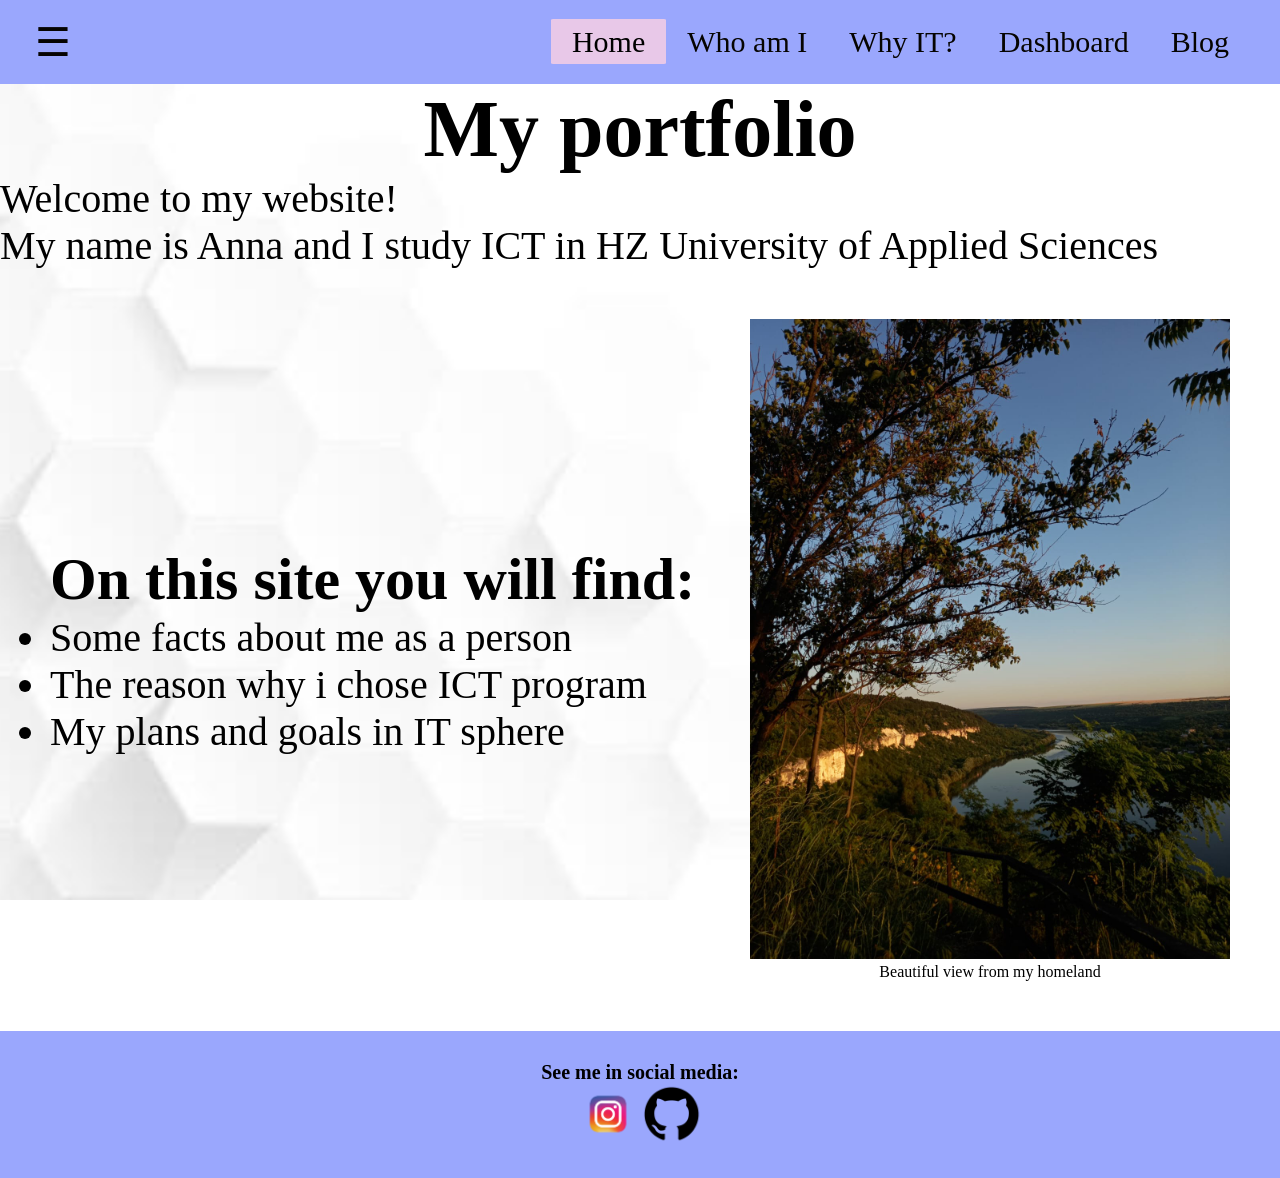
<file: index.html>
<!DOCTYPE html>
<html lang="en">

<head>
    <meta charset="utf-8">
    <meta name="viewport" content="width=device-width, initial-scale=1.0">
    <title>My portfolio</title>
    <link rel="stylesheet" href="style.css">
</head>

<body>
    <header>
        <button class="hamburger"
         id="hamburger"
          aria-label="Open menu" 
          aria-expanded="false"
          >
            ☰
        </button>

        <nav class="main">
            <ul>
                <li class="active"><a href="index.html" target="_self">Home</a></li>
                <li><a href="./pages/about.html" target="_self">Who am I</a></li>
                <li><a href="./pages/why-it.html" target="_self">Why IT?</a></li>
                <li><a href="./pages/dashboard.html" target="_self">Dashboard</a></li>
                <li><a href="./pages/blog.html" target="_self">Blog</a></li>
            </ul>
        </nav>

        <div class="dropdown" id="dropdown">
           <a href="https://hz.reader.docfield.com/?_gl=1*14rspdg*_gcl_au*MTc5NDkyODA4MC4xNzkwODUzNjQ5*_ga*MTkwMTA1MjcyNi4xNzkwODUzNjQ5*_ga_6MYD4DVW57*czE3OTI2NjUyNDMkbzUkZzEkdDE3OTI2NjUzMDQkajU5JGwwJGgw" target="_blank">CER</a>
        <a href="https://hz.reader.docfield.com/93eee6aa-2bc1-454c-a56a-f8b56c62ba9f" target="_blank">IR</a>
        <a href="https://learn.hz.nl/my/" target="_blank">Learn</a>
        <a href="./pages/dashboard.html">Dashboard</a>
        <a href="https://github.com/HZ-HBO-ICT" target="_blank">GitHub<img class="logo2" src="./HZ-logos/hz-university-of-applied-sciences.png"></a>
        </div>
    </header>
    <main>
        <div class="main-content">
            <h1> My portfolio</h1>
            <p>Welcome to my website! <br> My name is Anna and I study ICT in HZ University of Applied Sciences</p>
        </div>
        <section class="home-content">
            <section class="info">
                <h2>On this site you will find:</h2>
                <ul>
                    <li>Some facts about me as a person</li>
                    <li>The reason why i chose ICT program</li>
                    <li>My plans and goals in IT sphere</li>
                </ul>

            </section>
            <figure>
                <img src="images/WhatsApp Image 2026-10-07 at 15.20.00.jpeg" alt="beautiful-view">
                <figcaption>Beautiful view from my homeland</figcaption>
            </figure>
        </section>
    </main>
    <footer>
        <p>
            <b>See me in social media:</b>

        </p>
        <a href="https://www.instagram.com/piny.bo?stkn=MWE0dXExeWQ1ajBnaQ==" target="_blank"><img
                src="images/instagram-logo-instagram-icon-transparent-free-png.webp" alt="Instagram logo"></a>
        <a href="https://github.com/anna553213" target="_blank"><img src="images/github-icon.webp"
                alt="github-icon"></a>

    </footer>
   <script src="./script.js" defer></script>
   </body>

</html>
</file>
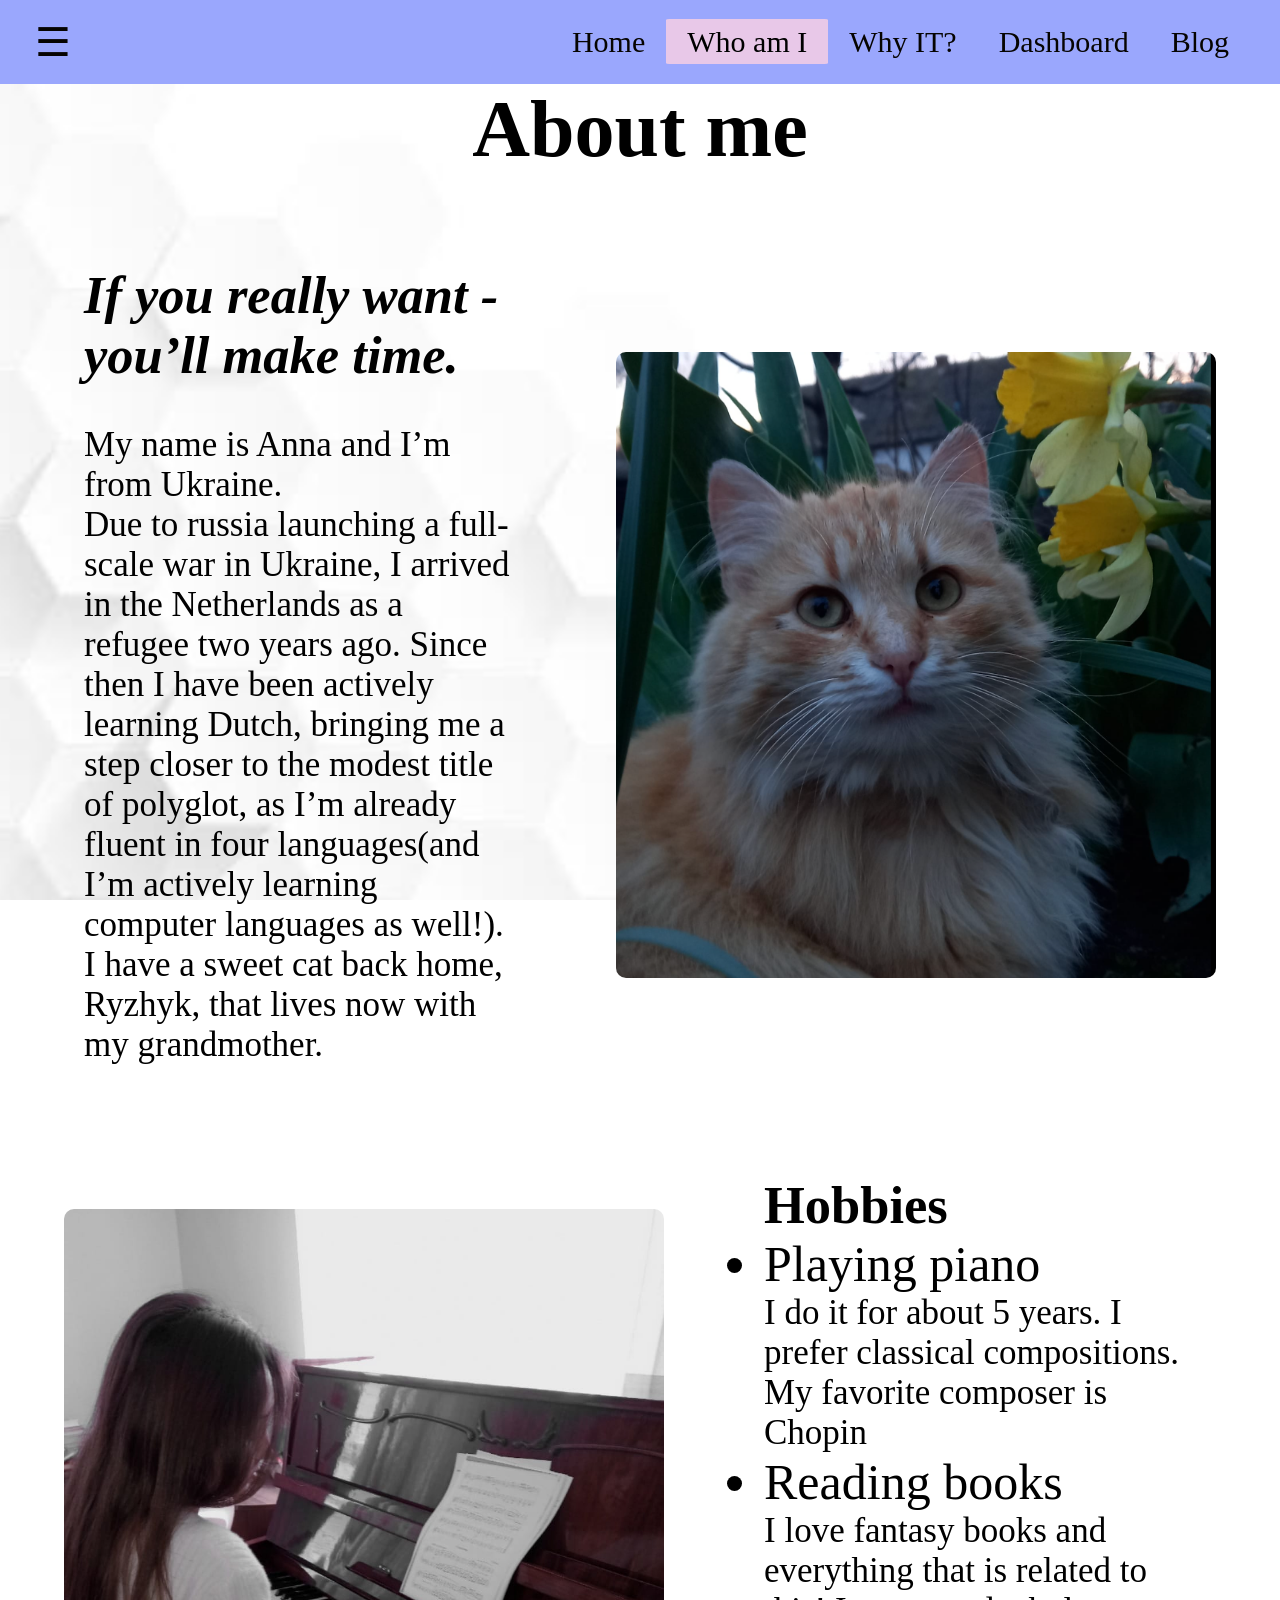
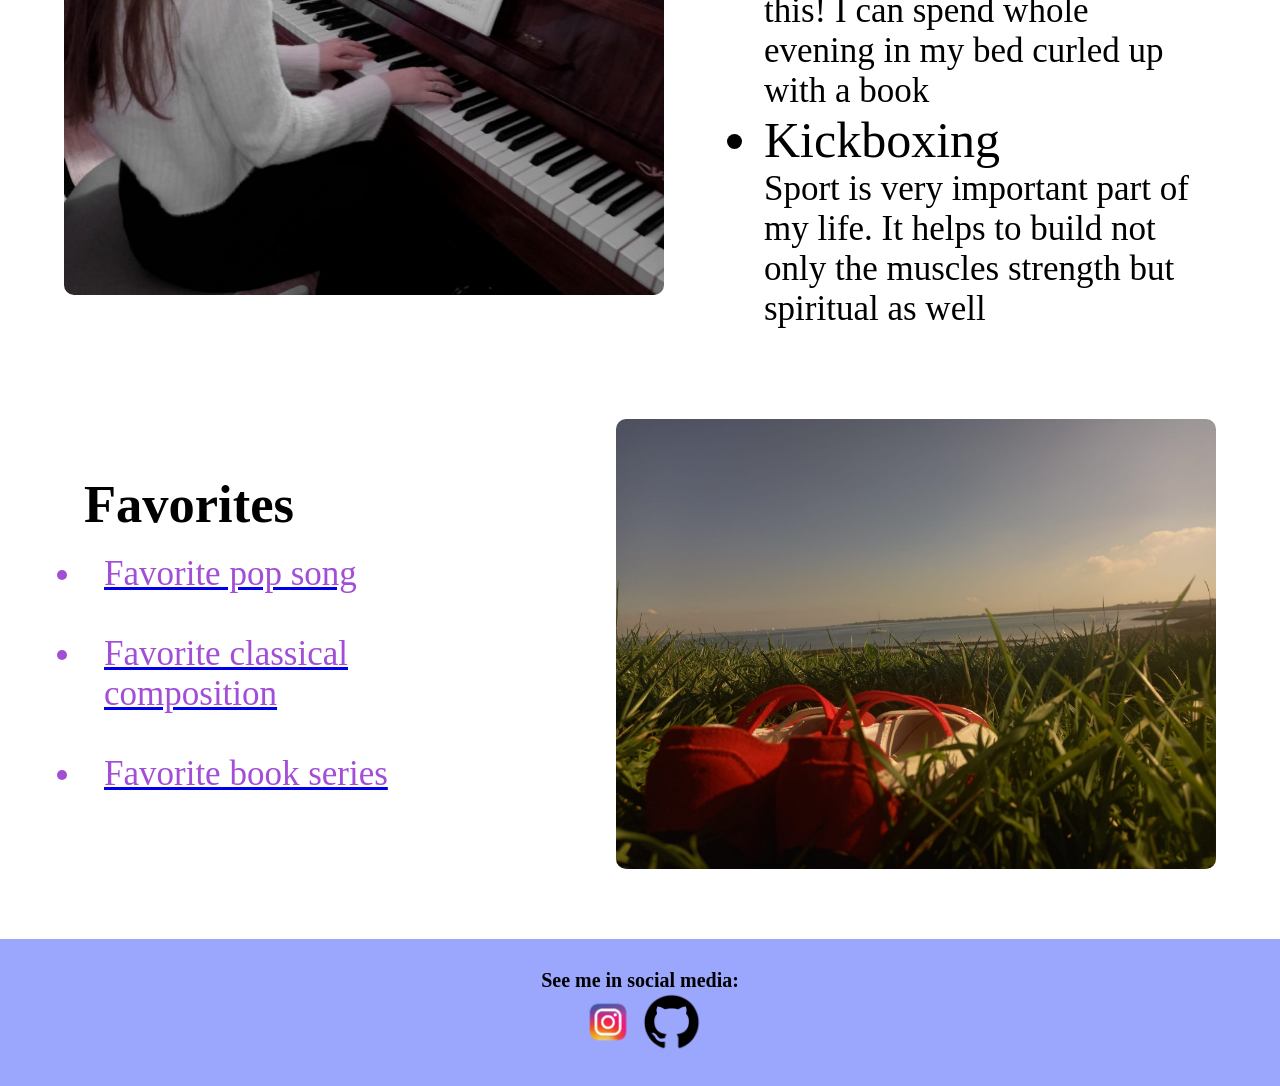
<file: pages/about.html>
<!DOCTYPE html>
<html lang="en">

<head>
    <meta charset="utf-8" />
    <meta name="viewport" content="width=device-width, initial-scale=1.0" />
    <title>About me</title>
    <link rel="stylesheet" href="../style.css">
</head>

<body>
    <header>
        <button class="hamburger" id="hamburger" aria-label="Open menu" aria-expanded="false">
            ☰
        </button>
        <nav class="main">
            <ul>
                <li><a href="../index.html" target="_self">Home</a></li>
                <li class="active"><a href="about.html" target="_self">Who am I</a></li>
                <li><a href="why-it.html" target="_self">Why IT?</a></li>
                <li><a href="dashboard.html" target="_self">Dashboard</a></li>
                <li><a href="blog.html" target="_self">Blog</a></li>
            </ul>
        </nav>
         <div class="dropdown" id="dropdown">
           <a href="https://hz.reader.docfield.com/?_gl=1*14rspdg*_gcl_au*MTc5NDkyODA4MC4xNzkwODUzNjQ5*_ga*MTkwMTA1MjcyNi4xNzkwODUzNjQ5*_ga_6MYD4DVW57*czE3OTI2NjUyNDMkbzUkZzEkdDE3OTI2NjUzMDQkajU5JGwwJGgw" target="_blank">CER</a>
        <a href="https://hz.reader.docfield.com/93eee6aa-2bc1-454c-a56a-f8b56c62ba9f" target="_blank">IR</a>
        <a href="https://learn.hz.nl/my/" target="_blank">Learn</a>
        <a href="../pages/dashboard.html">Dashboard</a>
        <a href="https://github.com/HZ-HBO-ICT" target="_blank">GitHub<img class="logo2" src="../HZ-logos/hz-university-of-applied-sciences.png"> </a>
        </div>
    </header>

    <body>
        <h1>About me</h1>
        <main>
            <section class="row">
                <div class="text">
                    <h2><i>If you really want - you’ll make time.</i></h2>
                    <br>
                    <p>My name is Anna and I’m from Ukraine. <br>
                        Due to russia launching a full-scale war in Ukraine, I arrived in the Netherlands as a refugee
                        two
                        years ago. Since then I have been actively learning Dutch, bringing me a step closer to the
                        modest
                        title of polyglot, as I’m already fluent in four languages(and I’m actively learning computer
                        languages as well!).<br>
                        I have a sweet cat back home, Ryzhyk, that lives now with my grandmother.
                    </p>
                </div>
                <img src="../images/cat.photo.png" alt="cat-photo">
            </section>
            <section class="row reverse">
                <div class="text">
                    <h2>Hobbies</h2>
                    <ul>
                        <li class="hobbies">Playing piano</li>
                        <p>I do it for about 5 years. I prefer classical compositions. My favorite composer is Chopin
                        </p>
                        <li class="hobbies">Reading books </li>
                        <p>I love fantasy books and everything that is related to this! I can spend whole evening in my
                            bed curled up with a book</p>
                        <li class="hobbies">Kickboxing </li>
                        <p> Sport is very important part of my life. It helps to build not only the muscles strength but
                            spiritual as well</p>
                    </ul>

                </div>
                <img src="../images/piano.jpeg" alt="me-piano">
            </section>

            <section class="row">
                <div class="text">
                    <h2>Favorites</h2>
                    <ul class="favorites">
                        <a href="https://youtu.be/5x5TUM64rZk?si=FVgyj6SlZekrhsMx" target="_blank">
                            <li>Favorite pop song</li>
                        </a>
                        <a href="https://youtu.be/JCTQTp1PdnA?si=VnIS0rUNOoDbBXuy" target="_blank">
                            <li>Favorite classical composition</li>
                        </a>
                        <a href="https://www.goodreads.com/series/105428-la-passe-miroir" target="_blank">
                            <li>Favorite book series</li>
                        </a>

                </div>
                <img src="../images/sea.jpeg">
            </section>
        </main>
        <footer>
            <p>
                <b>See me in social media:</b>

            </p>
            <a a href="https://www.instagram.com/piny.bo?stkn=MWE0dXExeWQ1ajBnaQ==" target="_blank"><img
                    src="../images/instagram-logo-instagram-icon-transparent-free-png.webp" alt="Instagram logo"></a>
            <a href="https://github.com/anna553213"><img src="../images/github-icon.webp" alt="github-icon"></a>

        </footer>
        <script src="../script.js"></script>
    </body>

</html>
</file>
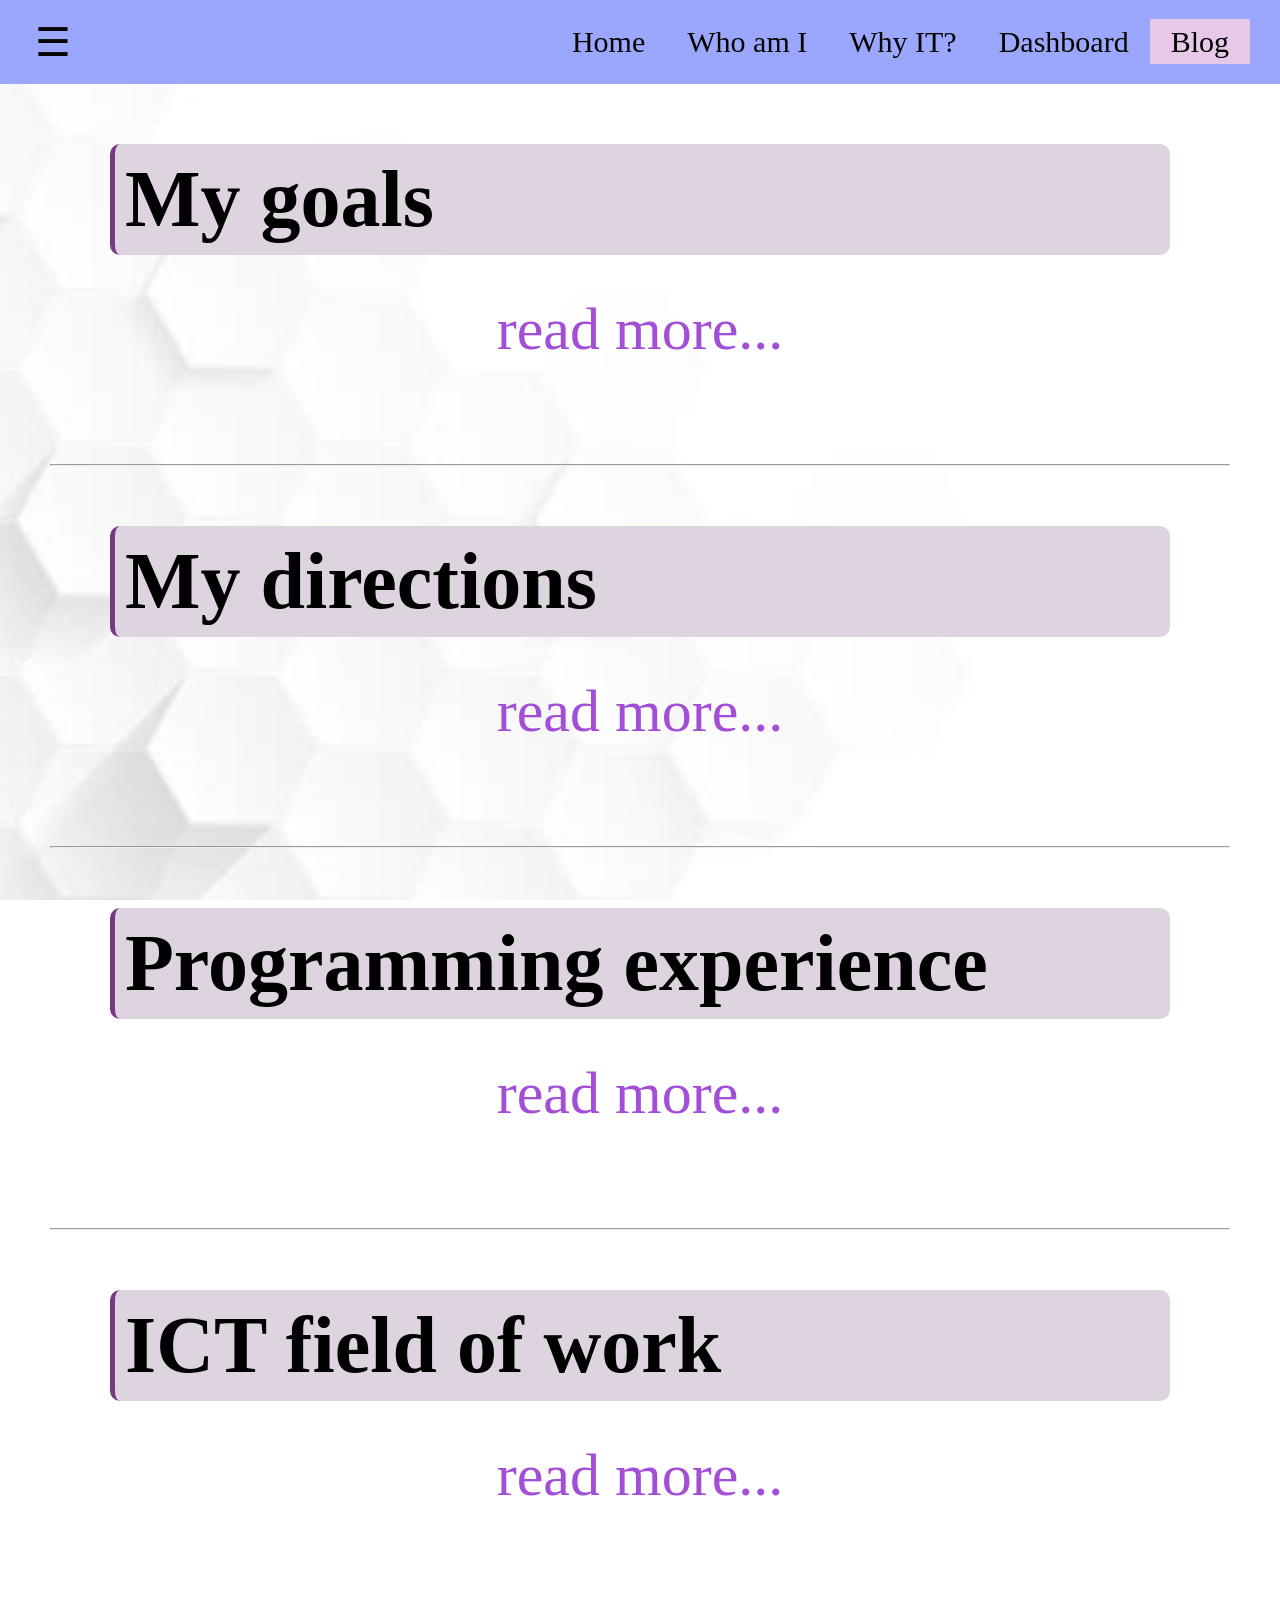
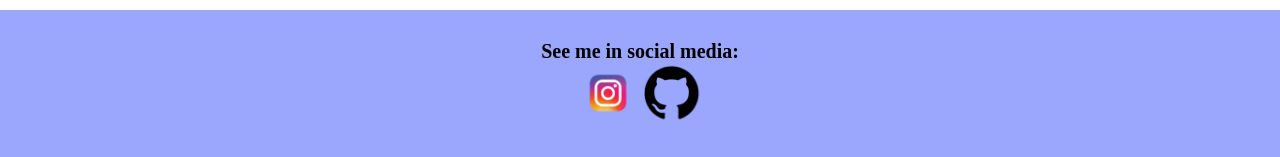
<file: pages/blog.html>
<!DOCTYPE html>
<html lang="en">

<head>
    <meta charset="utf-8" />
    <meta name="viewport" content="width=device-width, initial-scale=1.0" />
    <title>Blog</title>
    <link rel="stylesheet" href="../style.css">
</head>

<body>
    <header>
        <button class="hamburger" id="hamburger" aria-label="Open menu" aria-expanded="false">
            ☰
        </button>
        <nav class="main">
            <ul>
                <li><a href="../index.html" target="_self">Home</a></li>
                <li><a href="about.html" target="_self">Who am I</a></li>
                <li><a href="why-it.html" target="_self">Why IT?</a></li>
                <li><a href="dashboard.html" target="_self">Dashboard</a></li>
                <li class="active"><a href="blog.html" target="_self">Blog</a></li>
            </ul>
        </nav>
        <div class="dropdown" id="dropdown">
            <a href="https://hz.reader.docfield.com/?_gl=1*14rspdg*_gcl_au*MTc5NDkyODA4MC4xNzkwODUzNjQ5*_ga*MTkwMTA1MjcyNi4xNzkwODUzNjQ5*_ga_6MYD4DVW57*czE3OTI2NjUyNDMkbzUkZzEkdDE3OTI2NjUzMDQkajU5JGwwJGgw"
                target="_blank">CER</a>
            <a href="https://hz.reader.docfield.com/93eee6aa-2bc1-454c-a56a-f8b56c62ba9f" target="_blank">IR</a>
            <a href="https://learn.hz.nl/my/" target="_blank">Learn</a>
            <a href="../pages/dashboard.html">Dashboard</a>
            <a href="https://github.com/HZ-HBO-ICT" target="_blank">GitHub<img class="logo2"
                    src="../HZ-logos/hz-university-of-applied-sciences.png"> </a>
        </div>
    </header>
    <div class="blog">
        <h1 class="border">My goals</h1>
        <a href="goals.html"> read more...</a>
    </div>
    <hr class="full">
    <div class="blog">
        <h1 class="border">My directions</h1>
        <a href="./direction.html">read more...</a>
    </div>
    <hr class="full">
    <div class="blog">
        <h1 class="border">Programming experience</h1>
        <a href="./program-exp.html">read more...</a>
    </div>
    <hr class="full">
    <div class="blog">
        <h1 class="border">ICT field of work</h1>
        <a href="./ict-field-wotk.html">read more...</a>
    </div>



    <footer>
        <p>
            <b>See me in social media:</b>

        </p>
        <a a href="https://www.instagram.com/piny.bo?stkn=MWE0dXExeWQ1ajBnaQ==" target="_blank"><img
                src="../images/instagram-logo-instagram-icon-transparent-free-png.webp" alt="Instagram logo"></a>
        <a href="https://github.com/anna553213"><img src="../images/github-icon.webp" alt="github-icon"></a>

    </footer>
    <script src="../script.js"></script>
</body>

</html>
</file>
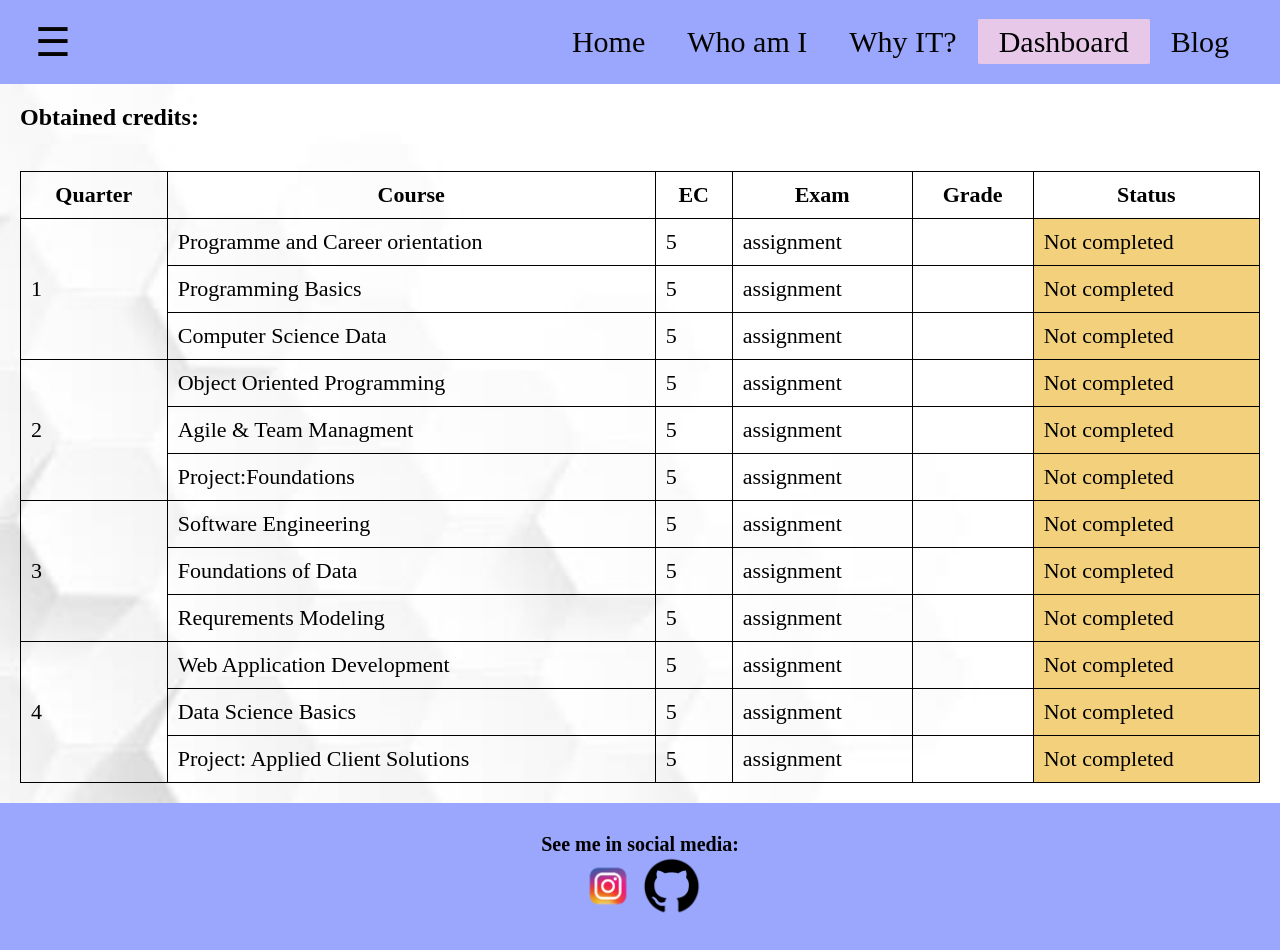
<file: pages/dashboard.html>
<!DOCTYPE html>
<html>
    <head>
        <meta charset="utf-8" />
    <meta name="viewport" content="width=device-width, initial-scale=1.0" />
       <title>Dashboard</title>
       <meta charset="UTF-8">
       <link rel="stylesheet" href="../style.css">
    </head>
       <body>
        <header>
            <button class="hamburger"
         id="hamburger"
          aria-label="Open menu" 
          aria-expanded="false"
          >
            ☰
        </button>
        <nav class="main">
            <ul>
                <li><a href="../index.html" target="_self">Home</a></li>
                <li><a href="about.html" target="_self">Who am I</a></li>
                <li><a href="why-it.html" target="_self">Why IT?</a></li>
                <li class="active"><a href="dashboard.html" target="_self">Dashboard</a></li>
                <li><a href="blog.html" target="_self">Blog</a></li>
            </ul>
        </nav>
         <div class="dropdown" id="dropdown">
           <a href="https://hz.reader.docfield.com/?_gl=1*14rspdg*_gcl_au*MTc5NDkyODA4MC4xNzkwODUzNjQ5*_ga*MTkwMTA1MjcyNi4xNzkwODUzNjQ5*_ga_6MYD4DVW57*czE3OTI2NjUyNDMkbzUkZzEkdDE3OTI2NjUzMDQkajU5JGwwJGgw" target="_blank">CER</a>
        <a href="https://hz.reader.docfield.com/93eee6aa-2bc1-454c-a56a-f8b56c62ba9f" target="_blank">IR</a>
        <a href="https://learn.hz.nl/my/" target="_blank">Learn</a>
        <a href="dashboard.html">Dashboard</a>
        <a href="https://github.com/HZ-HBO-ICT" target="_blank">GitHub<img class="logo2" src="../HZ-logos/hz-university-of-applied-sciences.png"> </a>
        </div>
    </header>
    <h2 class="credits">Obtained credits:</h2>
         <table class="table">
           <tr>
              <th>Quarter</th>
              <th>Course</th>
              <th>EC</th>
              <th>Exam</th>
              <th>Grade</th>
              <th>Status</th>
            </tr>
            <tr> 
              <td rowspan="3">1</td>
              <td>Programme and Career orientation</td>
              <td>5</td>
              <td>assignment</td>
              <td></td>
              <td class="status">Not completed</td>
            </tr>
            <tr>
                <td>Programming Basics</td>
                <td>5</td>
                <td>assignment</td>
                <td></td>
                <td class="status">Not completed</td>
            </tr>
            <tr>
                <td>Computer Science Data</td>
                <td>5</td>
                <td>assignment</td>
                <td></td>
                <td class="status">Not completed</td>
            </tr>
    
            <tr>
              <td rowspan="3">2</td>
              <td>Object Oriented Programming</td>
              <td>5</td>
              <td>assignment</td>
              <td></td>
              <td class="status">Not completed</td>
            </tr>
            <tr>
            <td>Agile & Team Managment</td>
            <td>5</td>
            <td>assignment</td>
            <td></td>
            <td class="status">Not completed</td>
            </tr>
            <tr>
                <td>Project:Foundations</td>
                <td>5</td>
                <td>assignment</td>
                <td></td>
                <td class="status">Not completed</td>
            </tr>
            <tr>
            <td rowspan="3">3</td>
            <td>Software Engineering</td>
            <td>5</td>
            <td>assignment</td>
            <td></td>
            <td class="status">Not completed</td>
            </tr>
            <tr>
              <td>Foundations of Data</td>
              <td>5</td>
              <td>assignment</td>
              <td></td>
              <td class="status">Not completed</td>
            </tr>
            <tr>
                <td>Requrements Modeling</td>
                <td>5</td>
                <td>assignment</td>
                <td></td>
                <td class="status">Not completed</td>
            </tr>
        
            <tr>
              <td rowspan="3">4</td>
              <td>Web Application Development</td>
              <td>5</td>
              <td>assignment</td>
              <td></td>
              <td class="status">Not completed</td>
           </tr>
            <tr>
              <td>Data Science Basics</td>
           
              <td>5</td>
                <td>assignment</td>
                <td></td>
                <td class="status">Not completed</td>
                 </tr>
                <tr>
                    <td>
                        Project: Applied Client Solutions
                    </td>
                    <td>5</td>
                <td>assignment</td>
                <td></td>
                <td class="status">Not completed</td>
                </tr>

        </table>
        <footer>
        <p>
            <b>See me in social media:</b>

        </p>
        <a a href="https://www.instagram.com/piny.bo?stkn=MWE0dXExeWQ1ajBnaQ==" target="_blank"><img
                src="../images/instagram-logo-instagram-icon-transparent-free-png.webp" alt="Instagram logo"></a>
        <a href="https://github.com/anna553213"><img src="../images/github-icon.webp" alt="github-icon"></a>

    </footer>
    <script src="../script.js"></script>
       </body>
</html>
</file>
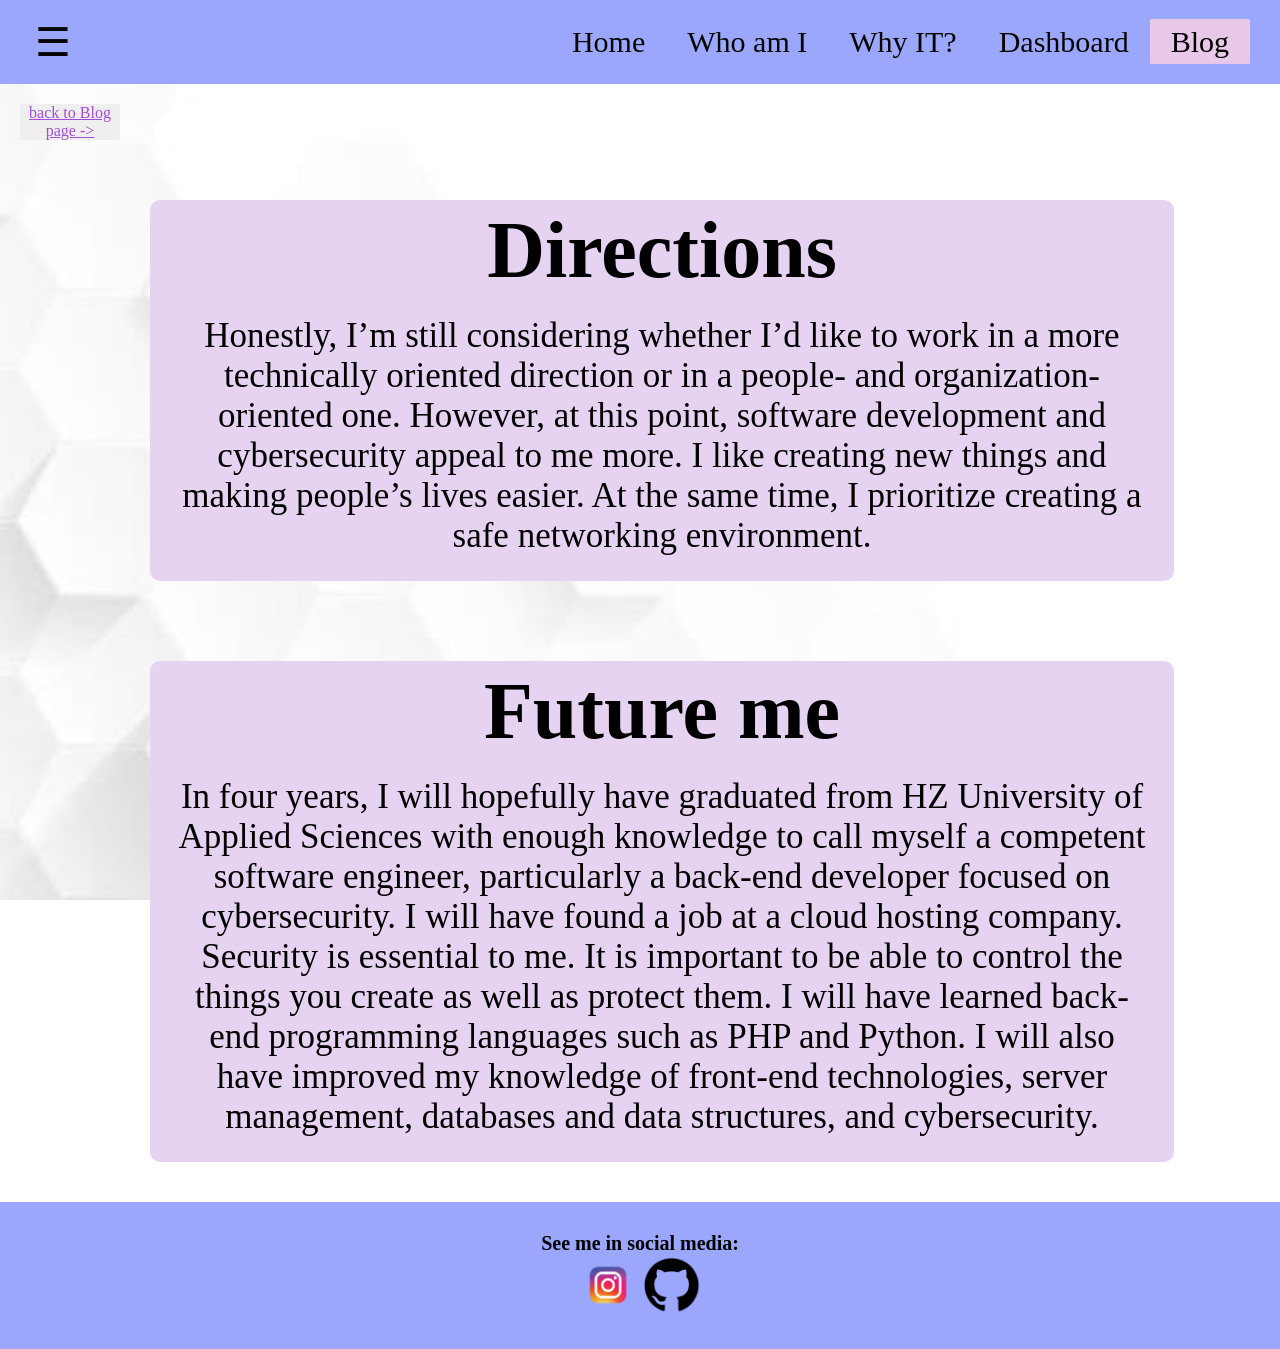
<file: pages/direction.html>
<!DOCTYPE html>
<html lang="en">

<head>
    <meta charset="utf-8" />
    <meta name="viewport" content="width=device-width, initial-scale=1.0" />
    <title>Directions</title>
    <link rel="stylesheet" href="../style.css">
</head>

<body>
    <header>
        <button class="hamburger" id="hamburger" aria-label="Open menu" aria-expanded="false">
            ☰
        </button>
        <nav class="main">
            <ul>
                <li><a href="../index.html" target="_self">Home</a></li>
                <li><a href="about.html" target="_self">Who am I</a></li>
                <li><a href="why-it.html" target="_self">Why IT?</a></li>
                <li><a href="dashboard.html" target="_self">Dashboard</a></li>
                <li class="active"><a href="blog.html" target="_self">Blog</a></li>
            </ul>
        </nav>
        <div class="dropdown" id="dropdown">
            <a href="https://hz.reader.docfield.com/?_gl=1*14rspdg*_gcl_au*MTc5NDkyODA4MC4xNzkwODUzNjQ5*_ga*MTkwMTA1MjcyNi4xNzkwODUzNjQ5*_ga_6MYD4DVW57*czE3OTI2NjUyNDMkbzUkZzEkdDE3OTI2NjUzMDQkajU5JGwwJGgw"
                target="_blank">CER</a>
            <a href="https://hz.reader.docfield.com/93eee6aa-2bc1-454c-a56a-f8b56c62ba9f" target="_blank">IR</a>
            <a href="https://learn.hz.nl/my/" target="_blank">Learn</a>
            <a href="../pages/dashboard.html">Dashboard</a>
            <a href="https://github.com/HZ-HBO-ICT" target="_blank">GitHub<img class="logo2"
                    src="../HZ-logos/hz-university-of-applied-sciences.png"> </a>
        </div>
    </header>
    <button class="backbtn">
        <a href="./blog.html">back to Blog page -></a>
    </button>
    <div class="directions">
        <h1>Directions</h1>
        <p class="text">Honestly, I’m still considering whether I’d like to work in a more technically oriented
            direction or in a people- and organization-oriented one. However, at this point, software development and
            cybersecurity appeal to me more. I like creating new things and making people’s lives easier. At the same
            time, I prioritize creating a safe networking environment.</p>
    </div>
    <div class="directions">
        <h1>Future me</h1>
        <p class="text">
            In four years, I will hopefully have graduated from HZ University of Applied Sciences with enough knowledge
            to call myself a competent software engineer, particularly a back-end developer focused on cybersecurity. I
            will have found a job at a cloud hosting company.

            Security is essential to me. It is important to be able to control the things you create as well as protect
            them.

            I will have learned back-end programming languages such as PHP and Python. I will also have improved my
            knowledge of front-end technologies, server management, databases and data structures, and cybersecurity.
        </p>
    </div>
    <footer>
        <p>
            <b>See me in social media:</b>

        </p>
        <a a href="https://www.instagram.com/piny.bo?stkn=MWE0dXExeWQ1ajBnaQ==" target="_blank"><img
                src="../images/instagram-logo-instagram-icon-transparent-free-png.webp" alt="Instagram logo"></a>
        <a href="https://github.com/anna553213"><img src="../images/github-icon.webp" alt="github-icon"></a>

    </footer>
    <script src="../script.js"></script>

</html>
</file>
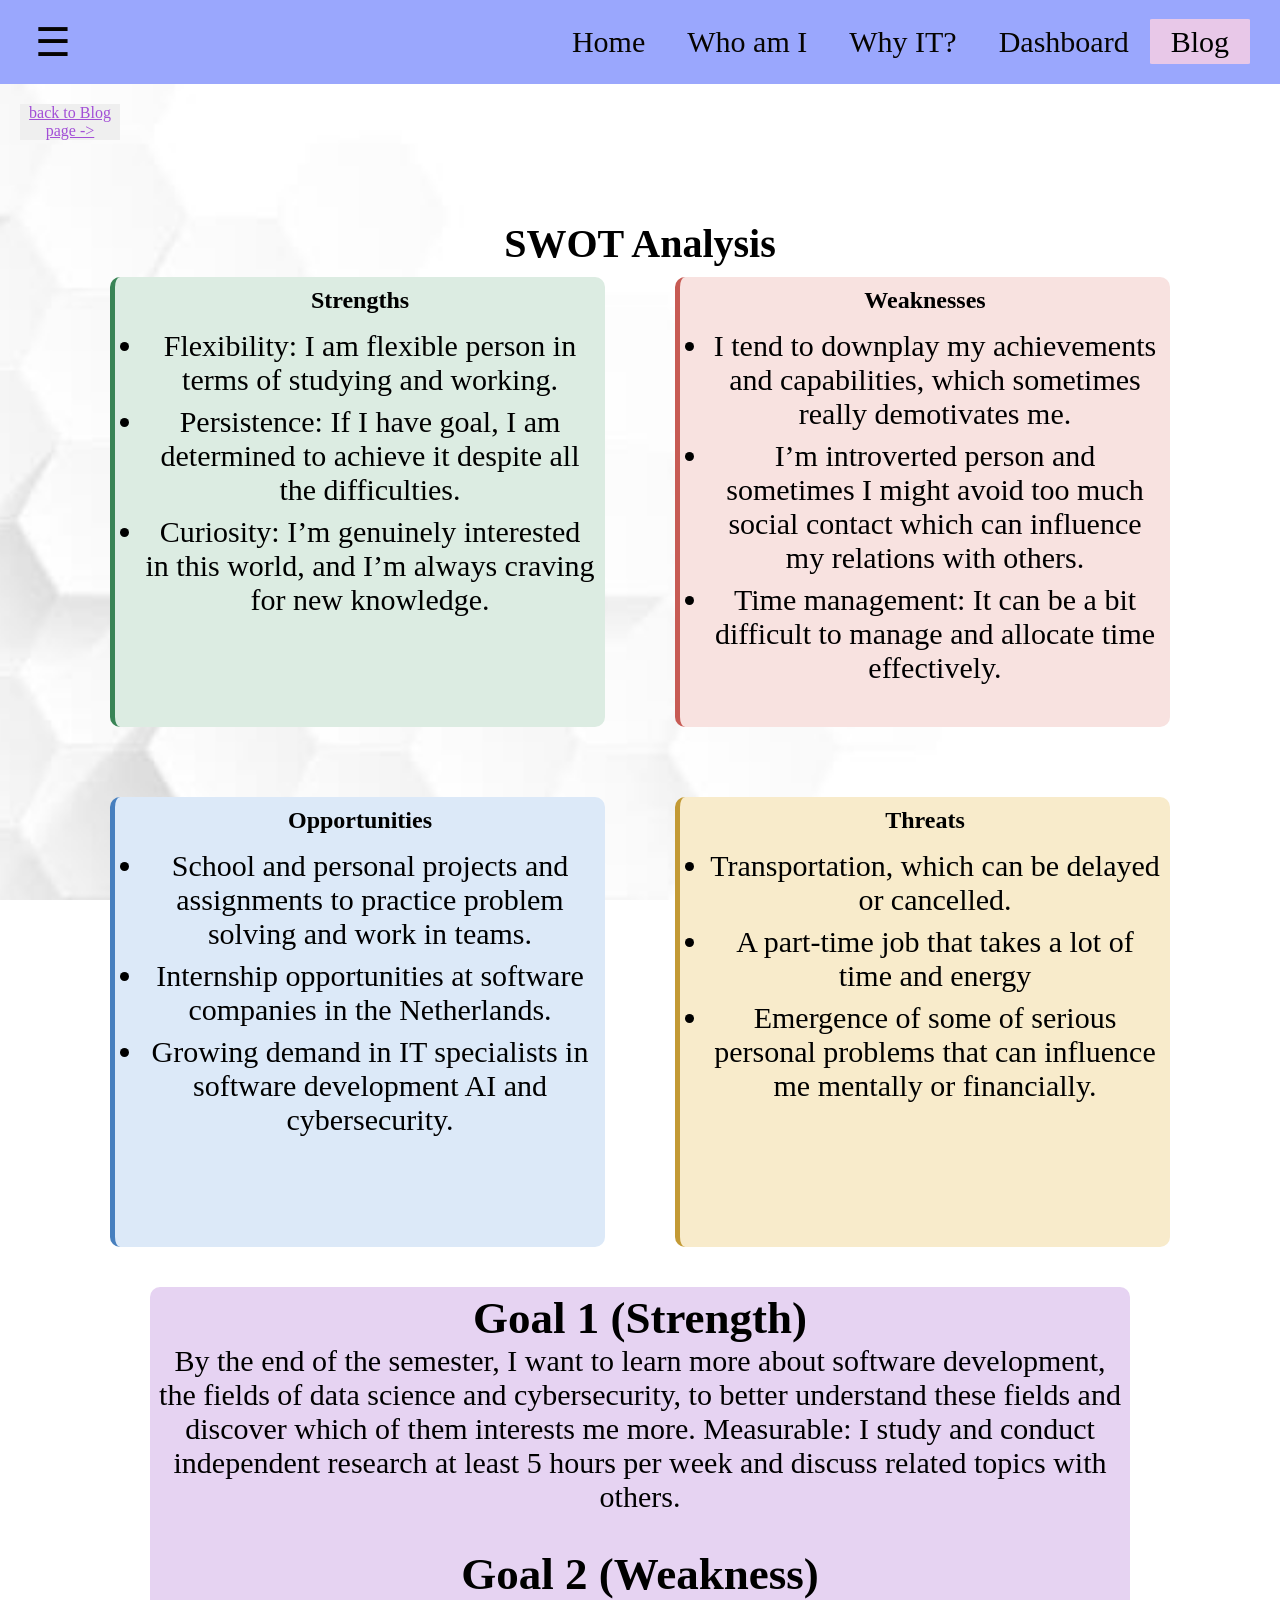
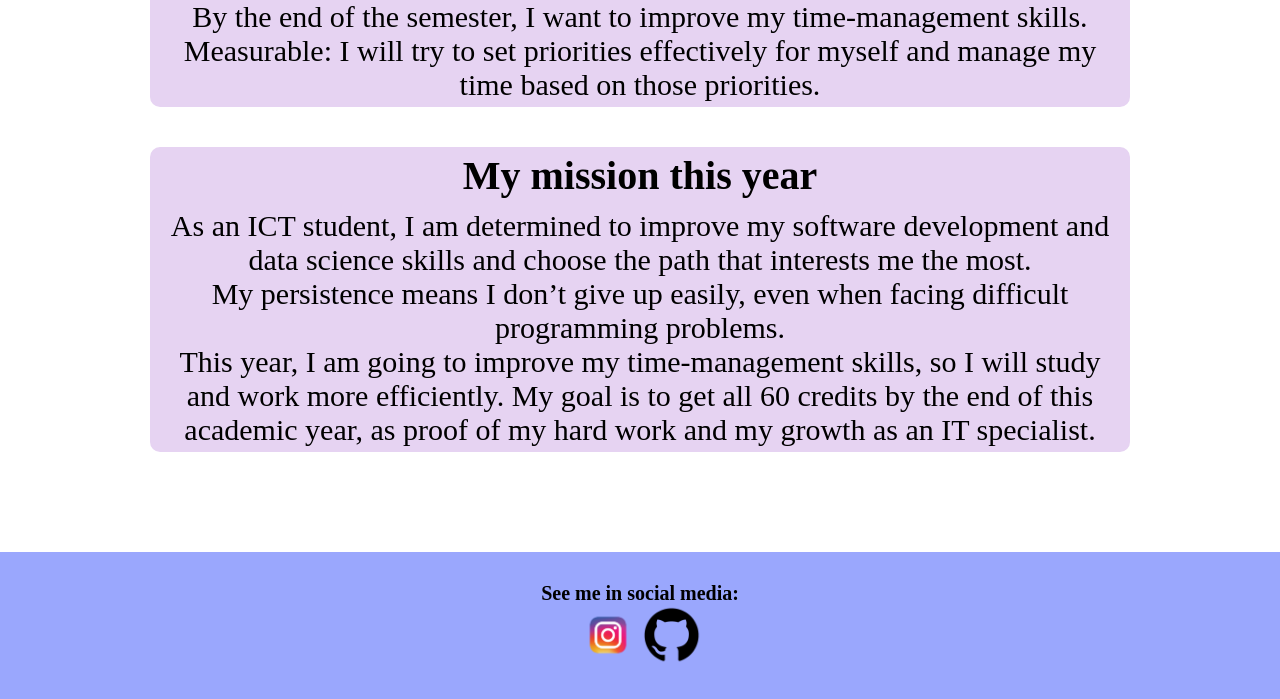
<file: pages/goals.html>
<!DOCTYPE html>
<html lang="en">

<head>
    <meta charset="utf-8" />
    <meta name="viewport" content="width=device-width, initial-scale=1.0" />
    <title>Goals</title>
    <link rel="stylesheet" href="../style.css">
</head>

<body>
    <header>
        <button class="hamburger" id="hamburger" aria-label="Open menu" aria-expanded="false">
            ☰
        </button>
        <nav class="main">
            <ul>
                <li><a href="../index.html" target="_self">Home</a></li>
                <li><a href="about.html" target="_self">Who am I</a></li>
                <li><a href="why-it.html" target="_self">Why IT?</a></li>
                <li><a href="dashboard.html" target="_self">Dashboard</a></li>
                <li class="active"><a href="blog.html" target="_self">Blog</a></li>
            </ul>
        </nav>
        <div class="dropdown" id="dropdown">
            <a href="https://hz.reader.docfield.com/?_gl=1*14rspdg*_gcl_au*MTc5NDkyODA4MC4xNzkwODUzNjQ5*_ga*MTkwMTA1MjcyNi4xNzkwODUzNjQ5*_ga_6MYD4DVW57*czE3OTI2NjUyNDMkbzUkZzEkdDE3OTI2NjUzMDQkajU5JGwwJGgw"
                target="_blank">CER</a>
            <a href="https://hz.reader.docfield.com/93eee6aa-2bc1-454c-a56a-f8b56c62ba9f" target="_blank">IR</a>
            <a href="https://learn.hz.nl/my/" target="_blank">Learn</a>
            <a href="../pages/dashboard.html">Dashboard</a>
            <a href="https://github.com/HZ-HBO-ICT" target="_blank">GitHub<img class="logo2"
                    src="../HZ-logos/hz-university-of-applied-sciences.png"> </a>
        </div>
    </header>
    <button class="backbtn">
        <a href="./blog.html">back to Blog page -></a>
    </button>
    <main class="swot-section">
        <h1>SWOT Analysis</h1>

        <div class="swot-grid">

            <div class="swot-box strengths">
                <h2>Strengths</h2>
                <ul>
                    <li>Flexibility: I am flexible person in terms of studying and working. </li>
                    <li>Persistence: If I have goal, I am determined to achieve it despite all the difficulties. </li>
                    <li>Curiosity: I’m genuinely interested in this world, and I’m always craving for new knowledge.
                    </li>
                </ul>
            </div>

            <div class="swot-box weaknesses">
                <h2>Weaknesses</h2>
                <ul>
                    <li> I tend to downplay my achievements and capabilities, which sometimes really demotivates me.
                    </li>
                    <li>I’m introverted person and sometimes I might avoid too much social contact which can influence
                        my relations with others. </li>
                    <li>Time management:
                        It can be a bit difficult to manage and allocate time effectively.
                    </li>
                </ul>
            </div>

            <div class="swot-box opportunities">
                <h2>Opportunities</h2>
                <ul>
                    <li>School and personal projects and assignments to practice problem solving and work in teams.
                    </li>
                    <li>Internship opportunities at software companies in the Netherlands. </li>
                    <li>Growing demand in IT specialists in software development AI and cybersecurity. </li>
                </ul>
            </div>

            <div class="swot-box threats">
                <h2>Threats</h2>
                <ul>
                    <li>Transportation, which can be delayed or cancelled.</li>
                    <li>A part-time job that takes a lot of time and energy</li>
                    <li>Emergence of some of serious personal problems that can influence me mentally or financially.
                    </li>
                </ul>
            </div>

        </div>
        <div class="goal">
            <h2>Goal 1 (Strength)</h2>
            <p>By the end of the semester, I want to learn more about software development, the fields of data science
                and cybersecurity,
                to better understand these fields and discover which of them interests me more.
                Measurable: I study and conduct independent research at least 5 hours per week and discuss related
                topics with
                others. </p>
            <br>
            <h2>Goal 2 (Weakness)</h2>
            <p>By the end of the semester, I want to improve my time-management skills.
                Measurable: I will try to set priorities effectively for myself and manage my time based on those
                priorities. </p>
        </div>
        <div class="mission">
            <h1>My mission this year</h1>
            <p>As an ICT student, I am determined to improve my software development and data science skills and
                choose the path that interests me the most. <br>

                My persistence means I don’t give up easily, even when facing difficult programming problems. <br> This
                year,
                I am going to improve my time-management skills, so I will study and work more efficiently.

                My goal is to get all 60 credits by the end of this academic year, as proof of my hard work and my
                growth as an IT specialist.




            </p>
        </div>
    </main>

    <footer>
        <p>
            <b>See me in social media:</b>

        </p>
        <a a href="https://www.instagram.com/piny.bo?stkn=MWE0dXExeWQ1ajBnaQ==" target="_blank"><img
                src="../images/instagram-logo-instagram-icon-transparent-free-png.webp" alt="Instagram logo"></a>
        <a href="https://github.com/anna553213"><img src="../images/github-icon.webp" alt="github-icon"></a>

    </footer>
    <script src="../script.js"></script>
</body>

</html>
</file>
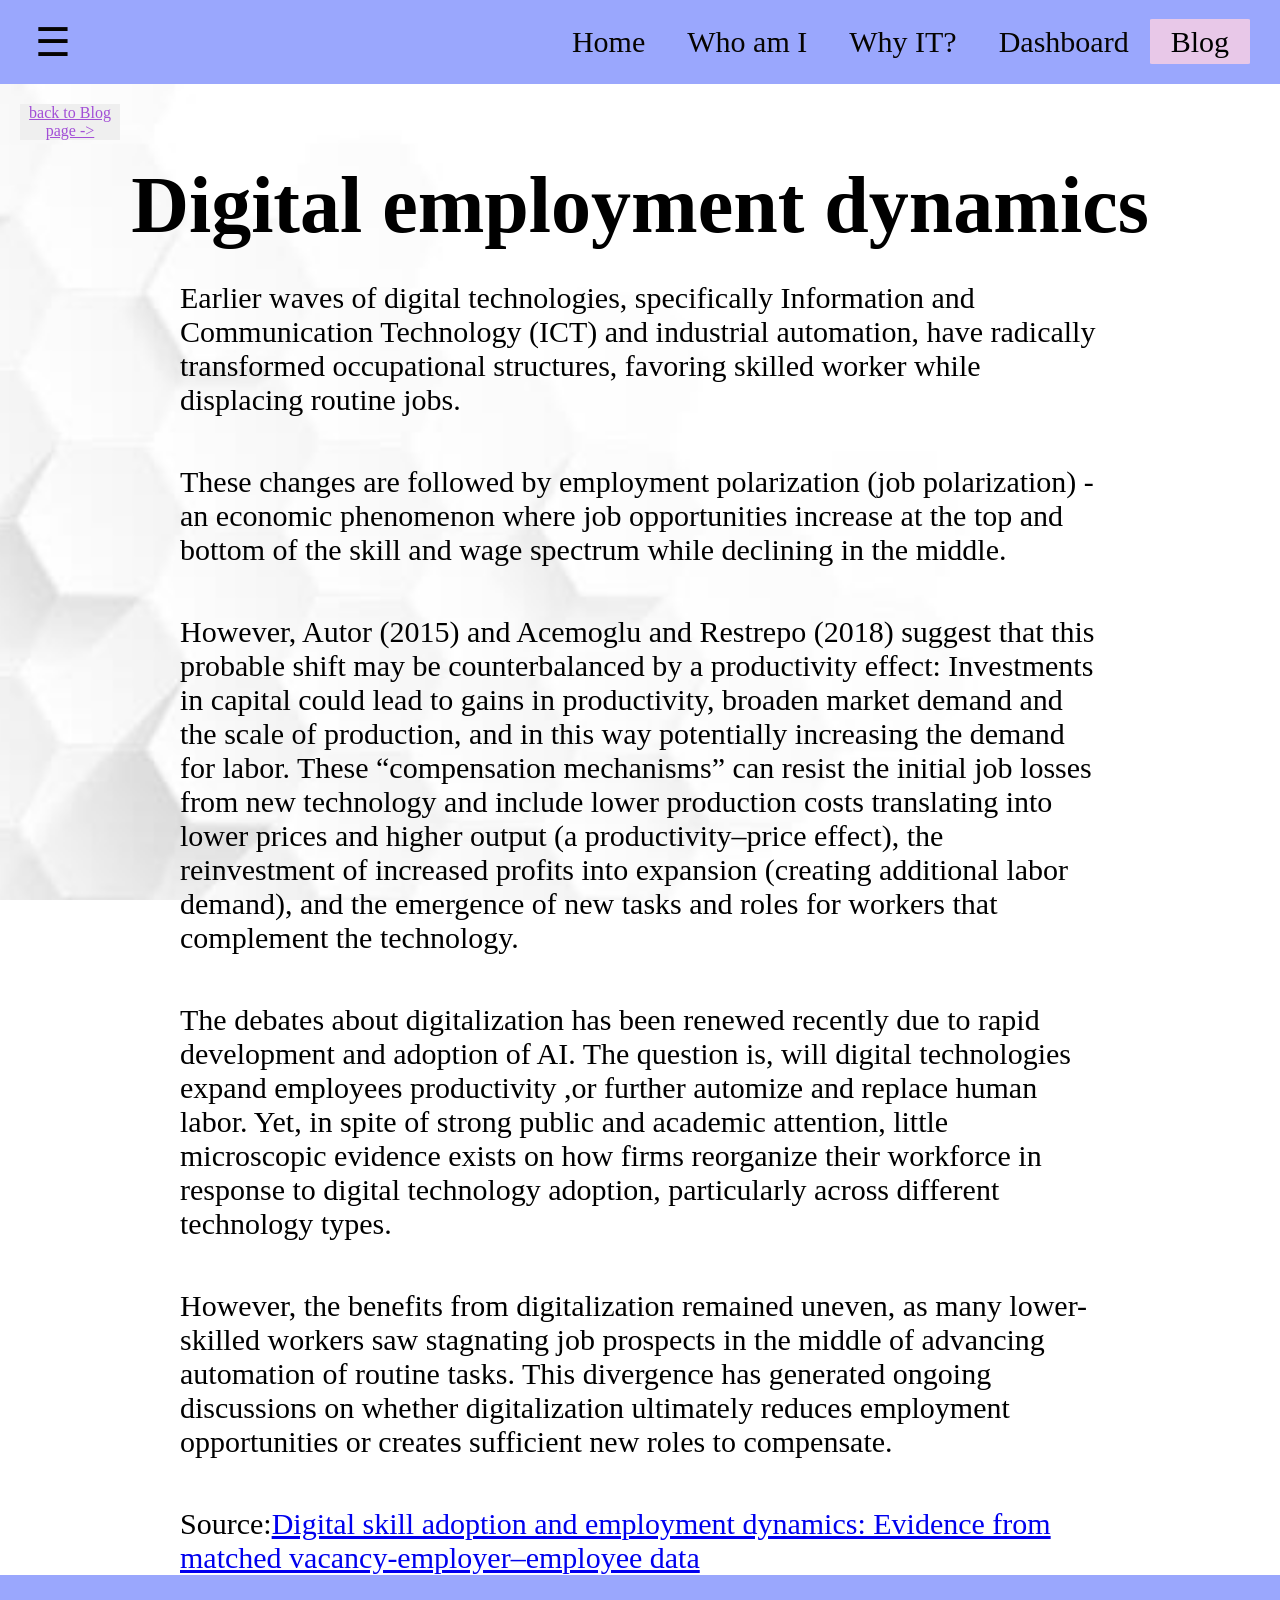
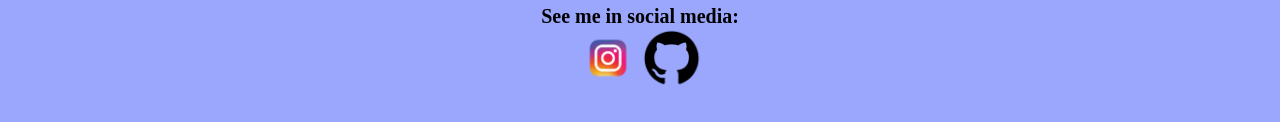
<file: pages/ict-field-wotk.html>
<!DOCTYPE html>
<html lang="en">

<head>
    <meta charset="utf-8" />
    <meta name="viewport" content="width=device-width, initial-scale=1.0" />
    <title>ICT field of work</title>
    <link rel="stylesheet" href="../style.css">
</head>

<body>
    <header>
        <button class="hamburger" id="hamburger" aria-label="Open menu" aria-expanded="false">
            ☰
        </button>
        <nav class="main">
            <ul>
                <li><a href="../index.html" target="_self">Home</a></li>
                <li><a href="about.html" target="_self">Who am I</a></li>
                <li><a href="why-it.html" target="_self">Why IT?</a></li>
                <li><a href="dashboard.html" target="_self">Dashboard</a></li>
                <li class="active"><a href="blog.html" target="_self">Blog</a></li>
            </ul>
        </nav>
        <div class="dropdown" id="dropdown">
            <a href="https://hz.reader.docfield.com/?_gl=1*14rspdg*_gcl_au*MTc5NDkyODA4MC4xNzkwODUzNjQ5*_ga*MTkwMTA1MjcyNi4xNzkwODUzNjQ5*_ga_6MYD4DVW57*czE3OTI2NjUyNDMkbzUkZzEkdDE3OTI2NjUzMDQkajU5JGwwJGgw"
                target="_blank">CER</a>
            <a href="https://hz.reader.docfield.com/93eee6aa-2bc1-454c-a56a-f8b56c62ba9f" target="_blank">IR</a>
            <a href="https://learn.hz.nl/my/" target="_blank">Learn</a>
            <a href="../pages/dashboard.html">Dashboard</a>
            <a href="https://github.com/HZ-HBO-ICT" target="_blank">GitHub<img class="logo2"
                    src="../HZ-logos/hz-university-of-applied-sciences.png"> </a>
        </div>
    </header>
    <button class="backbtn">
        <a href="./blog.html">back to Blog page -></a>
    </button>
    <div class="article">
        <h1> Digital employment dynamics</h1>
        <p>Earlier waves of digital technologies, specifically Information and Communication Technology (ICT) and
            industrial automation, have radically transformed occupational structures, favoring skilled worker while
            displacing routine jobs. </p>
        <br>
        <p>These changes are followed by employment polarization (job polarization) - an economic phenomenon where job
            opportunities increase at the top and bottom of the skill and wage spectrum while declining in the middle.
        </p>
        <br>
        <p>However, Autor (2015) and Acemoglu and Restrepo (2018) suggest that this probable shift may be
            counterbalanced by a productivity effect: Investments in capital could lead to gains in productivity,
            broaden market demand and the scale of production, and in this way potentially increasing the demand for
            labor. These “compensation mechanisms” can resist the initial job losses from new technology and include
            lower production costs translating into lower prices and higher output (a productivity–price effect), the
            reinvestment of increased profits into expansion (creating additional labor demand), and the emergence of
            new tasks and roles for workers that complement the technology.</p>
        <br>
        <p>The debates about digitalization has been renewed recently due to rapid development and adoption of AI. The
            question is, will digital technologies expand employees productivity ,or further automize and replace human
            labor. Yet, in spite of strong public and academic attention, little microscopic evidence exists on how
            firms reorganize their workforce in response to digital technology adoption, particularly across different
            technology types. </p>
        <br>
        <p>However, the benefits from digitalization remained uneven, as many lower-skilled workers saw stagnating job
            prospects in the middle of advancing automation of routine tasks. This divergence has generated ongoing
            discussions on whether digitalization ultimately reduces employment opportunities or creates sufficient new
            roles to compensate.</p>
        <br>
        <p>Source:<a
                href="https://www.sciencedirect.com/science/article/pii/S0048733326000673?utm_source=chatgpt.com#sec1"
                target="_blank">Digital skill adoption and employment dynamics: Evidence from matched
                vacancy-employer–employee data</a></p>
    </div>


    <footer>
        <p>
            <b>See me in social media:</b>

        </p>
        <a a href="https://www.instagram.com/piny.bo?stkn=MWE0dXExeWQ1ajBnaQ==" target="_blank"><img
                src="../images/instagram-logo-instagram-icon-transparent-free-png.webp" alt="Instagram logo"></a>
        <a href="https://github.com/anna553213"><img src="../images/github-icon.webp" alt="github-icon"></a>

    </footer>
    <script src="../script.js"></script>
</body>
</body>
</file>
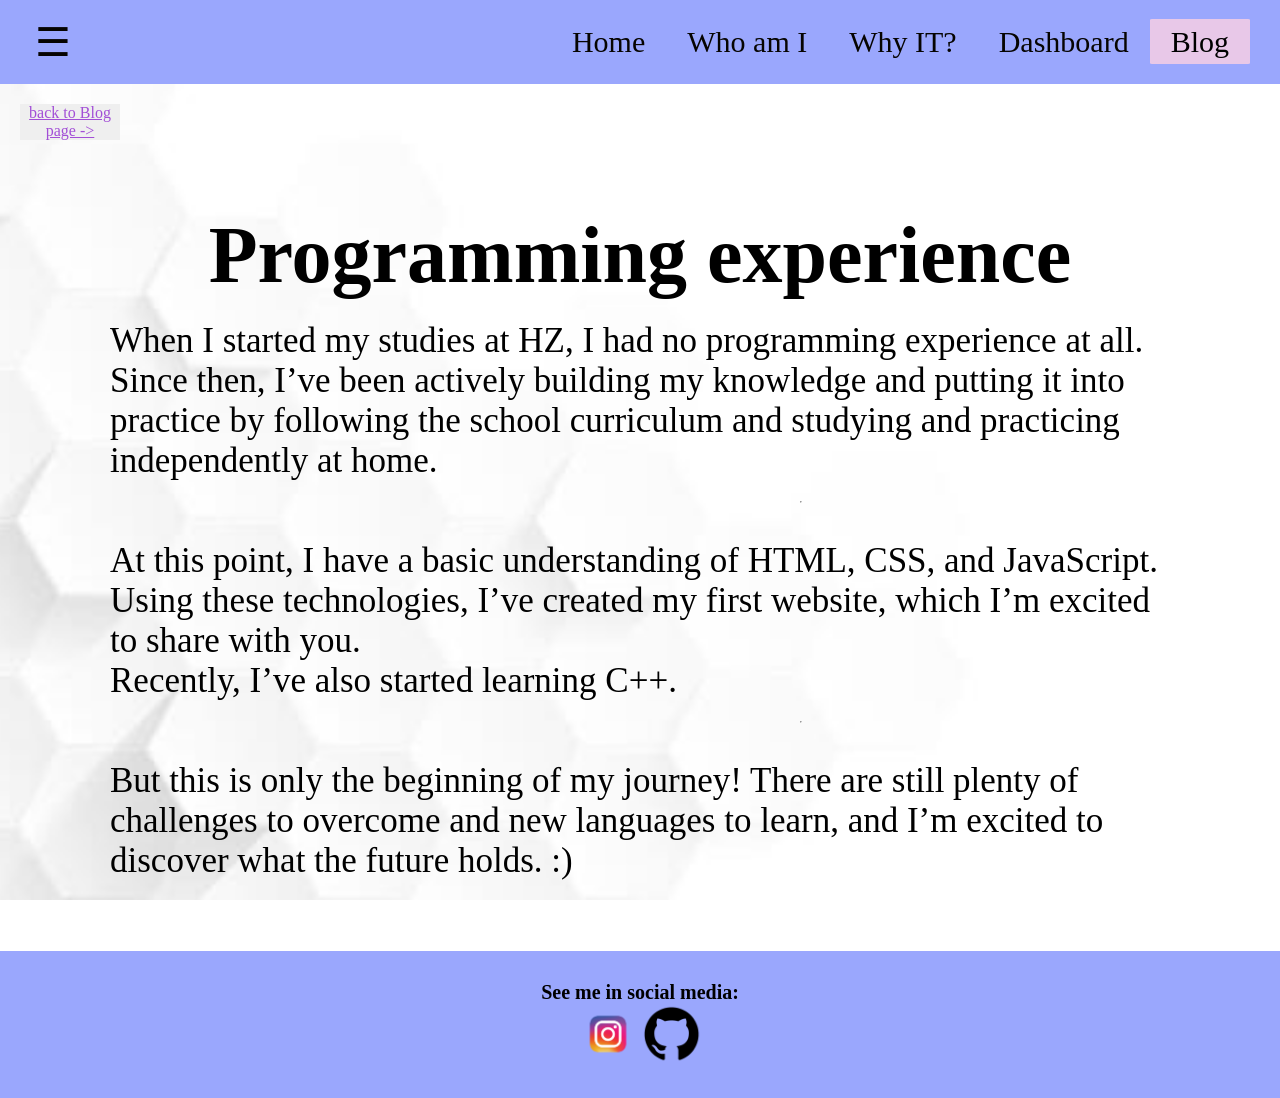
<file: pages/program-exp.html>
<!DOCTYPE html>
<html lang="en">

<head>
    <meta charset="utf-8" />
    <meta name="viewport" content="width=device-width, initial-scale=1.0" />
    <title>Programming experience</title>
    <link rel="stylesheet" href="../style.css">
</head>

<body>
    <header>
        <button class="hamburger" id="hamburger" aria-label="Open menu" aria-expanded="false">
            ☰
        </button>
        <nav class="main">
            <ul>
                <li><a href="../index.html" target="_self">Home</a></li>
                <li><a href="about.html" target="_self">Who am I</a></li>
                <li><a href="why-it.html" target="_self">Why IT?</a></li>
                <li><a href="dashboard.html" target="_self">Dashboard</a></li>
                <li class="active"><a href="blog.html" target="_self">Blog</a></li>
            </ul>
        </nav>
        <div class="dropdown" id="dropdown">
            <a href="https://hz.reader.docfield.com/?_gl=1*14rspdg*_gcl_au*MTc5NDkyODA4MC4xNzkwODUzNjQ5*_ga*MTkwMTA1MjcyNi4xNzkwODUzNjQ5*_ga_6MYD4DVW57*czE3OTI2NjUyNDMkbzUkZzEkdDE3OTI2NjUzMDQkajU5JGwwJGgw"
                target="_blank">CER</a>
            <a href="https://hz.reader.docfield.com/93eee6aa-2bc1-454c-a56a-f8b56c62ba9f" target="_blank">IR</a>
            <a href="https://learn.hz.nl/my/" target="_blank">Learn</a>
            <a href="../pages/dashboard.html">Dashboard</a>
            <a href="https://github.com/HZ-HBO-ICT" target="_blank">GitHub<img class="logo2"
                    src="../HZ-logos/hz-university-of-applied-sciences.png"> </a>
        </div>
    </header>
    <button class="backbtn">
        <a href="./blog.html">back to Blog page -></a>
    </button>
    <div class="experience">
        <h1>Programming experience</h1>
        <p class="text">When I started my studies at HZ, I had no programming experience at all. Since then, I’ve been
            actively building my knowledge and putting it into practice by following the school curriculum and studying
            and practicing independently at home.

        </p>
        <hr> <br>

        <p class="text">At this point, I have a basic understanding of HTML, CSS, and JavaScript. Using these
            technologies, I’ve created my first website, which I’m excited to share with you.<br>
            Recently, I’ve also
            started learning C++. </p>
        <hr> <br>


        <p class="text">But this is only the beginning of my journey! There are still plenty of challenges to overcome
            and new languages to learn, and I’m excited to discover what the future holds. :)
        </p>
    </div>

    <footer>
        <p>
            <b>See me in social media:</b>

        </p>
        <a a href="https://www.instagram.com/piny.bo?stkn=MWE0dXExeWQ1ajBnaQ==" target="_blank"><img
                src="../images/instagram-logo-instagram-icon-transparent-free-png.webp" alt="Instagram logo"></a>
        <a href="https://github.com/anna553213"><img src="../images/github-icon.webp" alt="github-icon"></a>

    </footer>
    <script src="../script.js"></script>
</body>
</body>
</file>
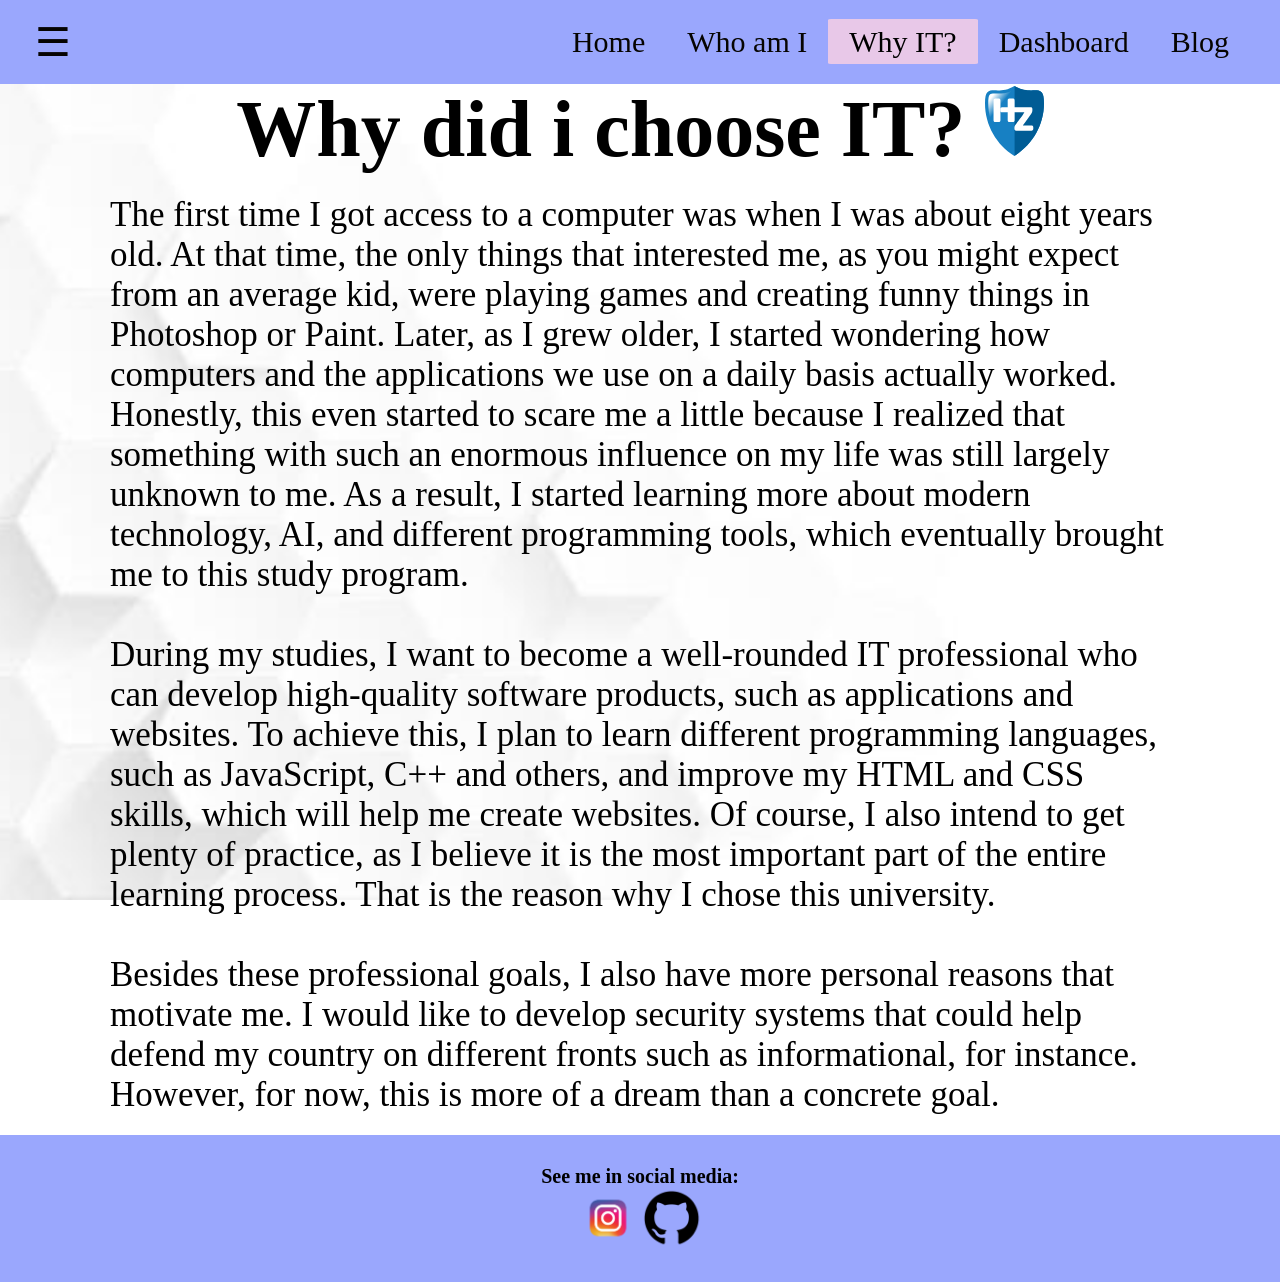
<file: pages/why-it.html>
<!DOCTYPE html>
<html lang="en">

<head>
    <meta charset="utf-8" />
    <meta name="viewport" content="width=device-width, initial-scale=1.0" />
    <title>Why IT</title>
    <link rel="stylesheet" href="../style.css">
</head>

<body>
    <header>
        <button class="hamburger" id="hamburger" aria-label="Open menu" aria-expanded="false">
            ☰
        </button>
        <nav class="main">
            <ul>
                <li><a href="../index.html" target="_self">Home</a></li>
                <li><a href="about.html" target="_self">Who am I</a></li>
                <li class="active"><a href="why-it.html" target="_self">Why IT?</a></li>
                <li><a href="dashboard.html" target="_self">Dashboard</a></li>
                <li><a href="blog.html" target="_self">Blog</a></li>
            </ul>
        </nav>
        <div class="dropdown" id="dropdown">
            <a href="https://hz.reader.docfield.com/?_gl=1*14rspdg*_gcl_au*MTc5NDkyODA4MC4xNzkwODUzNjQ5*_ga*MTkwMTA1MjcyNi4xNzkwODUzNjQ5*_ga_6MYD4DVW57*czE3OTI2NjUyNDMkbzUkZzEkdDE3OTI2NjUzMDQkajU5JGwwJGgw"
                target="_blank">CER</a>
            <a href="https://hz.reader.docfield.com/93eee6aa-2bc1-454c-a56a-f8b56c62ba9f" target="_blank">IR</a>
            <a href="https://learn.hz.nl/my/" target="_blank">Learn</a>
            <a href="../pages/dashboard.html">Dashboard</a>
            <a href="https://github.com/HZ-HBO-ICT" target="_blank">GitHub<img class="logo2"
                    src="../HZ-logos/hz-university-of-applied-sciences.png"> </a>
        </div>
    </header>
    <main>
        <h1>Why did i choose IT? <img class="hz-logo" src="../HZ-logos/hz-logo.svg"></h1>
        <section class="text-it">
            <p>The first time I got access to a computer was when I was about eight years old. At that time, the only
                things that interested me, as you might expect from an average kid, were playing games and creating
                funny things in Photoshop or Paint. Later, as I grew older, I started wondering how computers and the
                applications we use on a daily basis actually worked. Honestly, this even started to scare me a little
                because I realized that something with such an enormous influence on my life was still largely unknown
                to me. As a result, I started learning more about modern technology, AI, and different programming
                tools, which eventually brought me to this study program. </p><br>
            <p>
                During my studies, I want to become a well-rounded IT professional who can develop high-quality
                software products, such as applications and websites. To achieve this, I plan to learn different
                programming languages, such as JavaScript, C++ and others, and improve my HTML and CSS skills, which will help
                me create websites. Of course, I also intend to get plenty of practice, as I believe it is the most
                important part of the entire learning process. That is the reason why I chose this university. </p>
            <br>
            <p>
                Besides these professional goals, I also have more personal reasons that motivate me. I would like to
                develop security systems that could help defend my country on different fronts such as informational, for instance. However, for now, this
                is more of a dream than a concrete goal.</p>
            </p>
        </section>
    </main>
    <footer>
        <p>
            <b>See me in social media:</b>

        </p>
        <a a href="https://www.instagram.com/piny.bo?stkn=MWE0dXExeWQ1ajBnaQ==" target="_blank"><img
                src="../images/instagram-logo-instagram-icon-transparent-free-png.webp" alt="Instagram logo"></a>
        <a href="https://github.com/anna553213"><img src="../images/github-icon.webp" alt="github-icon"></a>
    </footer>
    <script src="../script.js"></script>
</body>

</html>
</file>
<file: style.css>
* {
    margin: 0;
    padding: 0;
    box-sizing: border-box;
    font-family: 'Montserrat';
}

html,
body {
    min-height: 100%;
}

body {
    background-image: url(./images/background-image.jpg);
    background-repeat: no-repeat;
    background-position: center;
    background-size: cover;
    background-attachment: fixed;

    min-height: 100vh;

    display: flex;
    flex-direction: column;
}

/* HEADER */
header {
    background-color: rgb(154, 167, 253);
    padding: 25px 30px;
    width: 100%;
    position: relative;
}

/* NAVIGATION */
nav.main ul {
    list-style-type: none;
    margin: 0;
    padding: 0;

    display: flex;
    justify-content: flex-end;
    align-items: center;

    font-size: 30px;
}

nav.main ul li {
    display: inline-block;
}

nav.main ul li a {
    text-decoration: none;
    color: rgb(6, 4, 1);

    padding: 5px 20px;

    border: 1px solid transparent;
    transition: 0.2s ease;
}

nav.main ul li a:hover {
    background-color: rgb(232, 200, 232);
    color: black;
    border-radius: 2%;
}

nav.main ul li.active a {
    background-color: rgb(232, 200, 232);
    color: black;
    border-radius: 2%;
}

.hamburger {
    cursor: pointer;
    font-size: 40px;
    border: none;
    background: transparent;
    color: rgb(6, 4, 1);
    padding: 5px;
    position: absolute;
    top: 50%;
    left: 30px;
    transform: translateY(-50%);
    z-index: 1002;
}


.dropdown {
    display: none;
    position: absolute;
    top: calc(100% + 8px);
    left: 30px;
    min-width: 220px;
    padding: 8px 0;
    background-color: white;
    border-radius: 10px;
    box-shadow: 0 8px 24px rgba(0, 0, 0, 0.18);
    z-index: 1001;
}

.dropdown.open {
    display: block;
}

.dropdown a {
    display: block;
    padding: 12px 18px;
    color: #222;
    font-size: 30px;
    text-decoration: none;
    transition: background-color 0.2s ease;
}

.dropdown a:hover {
    background-color: rgb(232, 200, 232);
}

div.dropdown img {
    max-width: 110px;
    height: auto;
}

/* MAIN CONTENT HOME PAGE*/
main {
    flex: 1;
}

div.main-content p {
    font-size: 40px;
    text-align: left;
}

h1 {
    text-align: center;
    font-size: 80px;
    margin: 0;
}

.home-content {
    display: flex;
    justify-content: space-between;
    align-items: center;
    padding: 50px;
}

.home-content .info {
    flex: 1;
}

.home-content img {
    width: 480px;
    height: auto;
}

.info {
    font-size: 40px;
}

figcaption {
    text-align: center;
}

/*MAIN CONTENT ABOUT ME PAGE*/
.row {
    display: flex;
    justify-content: space-between;
    align-items: center;

    width: 90%;
    margin: 70px auto;
    gap: 80px;
}

.row .text {
    width: 45%;
}

.row img {
    width: 600px;
    max-width: 60%;
    height: auto;
    border-radius: 10px;
}

.row.reverse {
    flex-direction: row-reverse;
}



ul.favorites a li {
    color: #a24ed6;
    text-decoration: none;
    padding: 20px;
}

/*WHY-IT*/
.small-logo {
    width: 20px;
    height: auto;
    vertical-align: middle;
}

.hobbies {
    font-size: 50px;
}

.text-it,
.text {
    max-width: 1100px;
    margin: auto;
    padding: 20px;
    font-size: 35px;
}

/*TABLE*/
table {
    border-collapse: collapse;
    margin: 20px;
}

h2.credits {
    padding: 20px;
}

table,
th,
td {
    border: 1px solid black;
}

th,
td {
    padding: 10px;
    font-size: 22px;
}

.hz-logo {
    max-height: 70px;
    width: auto;
}

.status {
    background-color: #f3d17c;
}

/*BLOG PAGE*/
div.blog a {
    display: flex;
    box-sizing: border-box;
    justify-content: center;
    align-items: center;
    text-align: center;
    font-size: 60px;
    padding: 40px;
    margin: 0 auto;
    text-decoration: wavy;
    color: #a24ed6;
}


.backbtn {
    text-align: left;
    display: flexbox;
    max-width: 100px;
    width: auto;
    margin: 20px;
    border: none;
    color: rgb(8, 4, 4);
    text-align: center;
    text-decoration: none;
    font-size: 16px;
    cursor: pointer;
}

button.backbtn a {
    color: #a24ed6;
}

div h1.border {
    display: flex;
    grid-template-columns: repeat(2, minmax(0, 1fr));
    gap: 70px;
    width: 100%;
    min-width: 0;
    padding: 10px;
    border-radius: 10px;
    background-color: #ddd4df;
    border-left: 5px solid #783984;
}


/* Main SWOT section */
.swot-section,
.blog {
    width: 90%;
    max-width: 1100px;
    margin: 40px auto;
    padding: 20px;
    box-sizing: border-box;
    text-align: center;
}

.swot-section h1 {
    font-size: 40px;
    margin-bottom: 10px;
}


/* Two columns and two rows */
.swot-grid {
    display: grid;
    grid-template-columns: repeat(2, minmax(0, 1fr));
    gap: 70px;
    width: 100%;
}

/* Each rectangle */
.swot-box {
    width: 100%;
    min-width: 0;
    height: 450px;
    padding: 10px;
    box-sizing: border-box;
    border-radius: 10px;
    transition: transform 0.2s ease;
}

.swot-box:hover {
    transform: translateY(-4px);
}

.swot-box h2 {
    margin-top: 0;
    margin-bottom: 15px;
}

.swot-box ul {
    padding-left: 20px;
    margin-bottom: 0;
}

.swot-box li {
    margin-bottom: 8px;
    font-size: 30px;
}

/* Different colors */
.strengths {
    background-color: #dcece2;
    border-left: 5px solid #398456;
}

.weaknesses {
    background-color: #f8e2e0;
    border-left: 5px solid #c75b54;
}

.opportunities {
    background-color: #dce9f8;
    border-left: 5px solid #477fbe;
}

.threats {
    background-color: #f8ebcb;
    border-left: 5px solid #c39a35;
}


.goal,
.mission {
    font-size: 30px;
    padding: 5px;
    margin: 40px;
    background-color: #e6d3f2;
    border-radius: 10px;
}

hr {
    margin-left: 750px;
    margin-right: 750px;
}

hr.full {
    margin-left: 50px;
    margin-right: 50px;
}

.directions {
    font-size: 30px;
    padding: 5px;
    margin: 40px;
    background-color: #e6d3f2;
    border-radius: 10px;
    max-width: 80%;
    text-align: center;
    margin-left: 150px;
}

.experience {
    margin: 50px;
}

div.article p {
    font-size: 30px;
    margin-top: 30px;
    margin-left: 180px;
    margin-right: 180px;
}

/* FOOTER */
footer {
    background-color: rgb(154, 167, 253);
    padding: 30px;
    text-align: center;
    margin-top: auto;
    width: 100%;
}

footer p {
    font-size: 20px;
    color: black;
    display: flex;
    justify-content: center;
}

footer img {
    width: 60px;
    height: auto;
}
@media (max-width: 600px) {
header {
        padding: 15px;
        min-height: 70px;
    }

    nav.main ul {
        font-size: 18px;
        justify-content: center;
        flex-wrap: wrap;
        gap: 5px;
    }

    nav.main ul li a {
        padding: 8px;
    }

    .hamburger {
        font-size: 30px;
        left: 10px;
    }
    .dropdown {
        left: 10px;
        right: 10px;
        min-width: 0;
        max-width: 300px;
    }

    .dropdown a {
        font-size: 16px;
        padding: 12px 16px;
    }

    h1 {
        font-size: 18px;

    }
    .home-content {
        display: flex;
        flex-direction: column;
        align-items: center;
        gap: 20px;
        padding: 20px 15px;
    }
    .home-content .info {
        width: 100%;
        font-size: 18px;
        text-align: left;
    }

    .row,
    .row.reverse {
        flex-direction: column;
        gap: 20px;
        width: 90%;
    }
    .row .text,
    .row img {
        width: 100%;
        max-width: 100%;
    }

    .swot-grid {
        grid-template-columns: 1fr;
        gap: 20px;
    }

    .swot-box {
        height: auto;
    }

    div.article p {
        margin: 20px;
        font-size: 16px;
    }
.directions {
        max-width: 100%;
        width: 90%;
        margin: 20px auto;
    }

    hr {
        width: 70%;
        margin: 20px auto;
    }
    table.table {
        width: 100%;
        max-width: 100%;
        margin: 10px 0;
        table-layout: fixed;
        border-collapse: collapse;
    }
    table th,
    table td {
        padding: 4px;
        font-size: 11px;
        overflow-wrap: anywhere;
        word-break: normal;
    }

}
</file>
